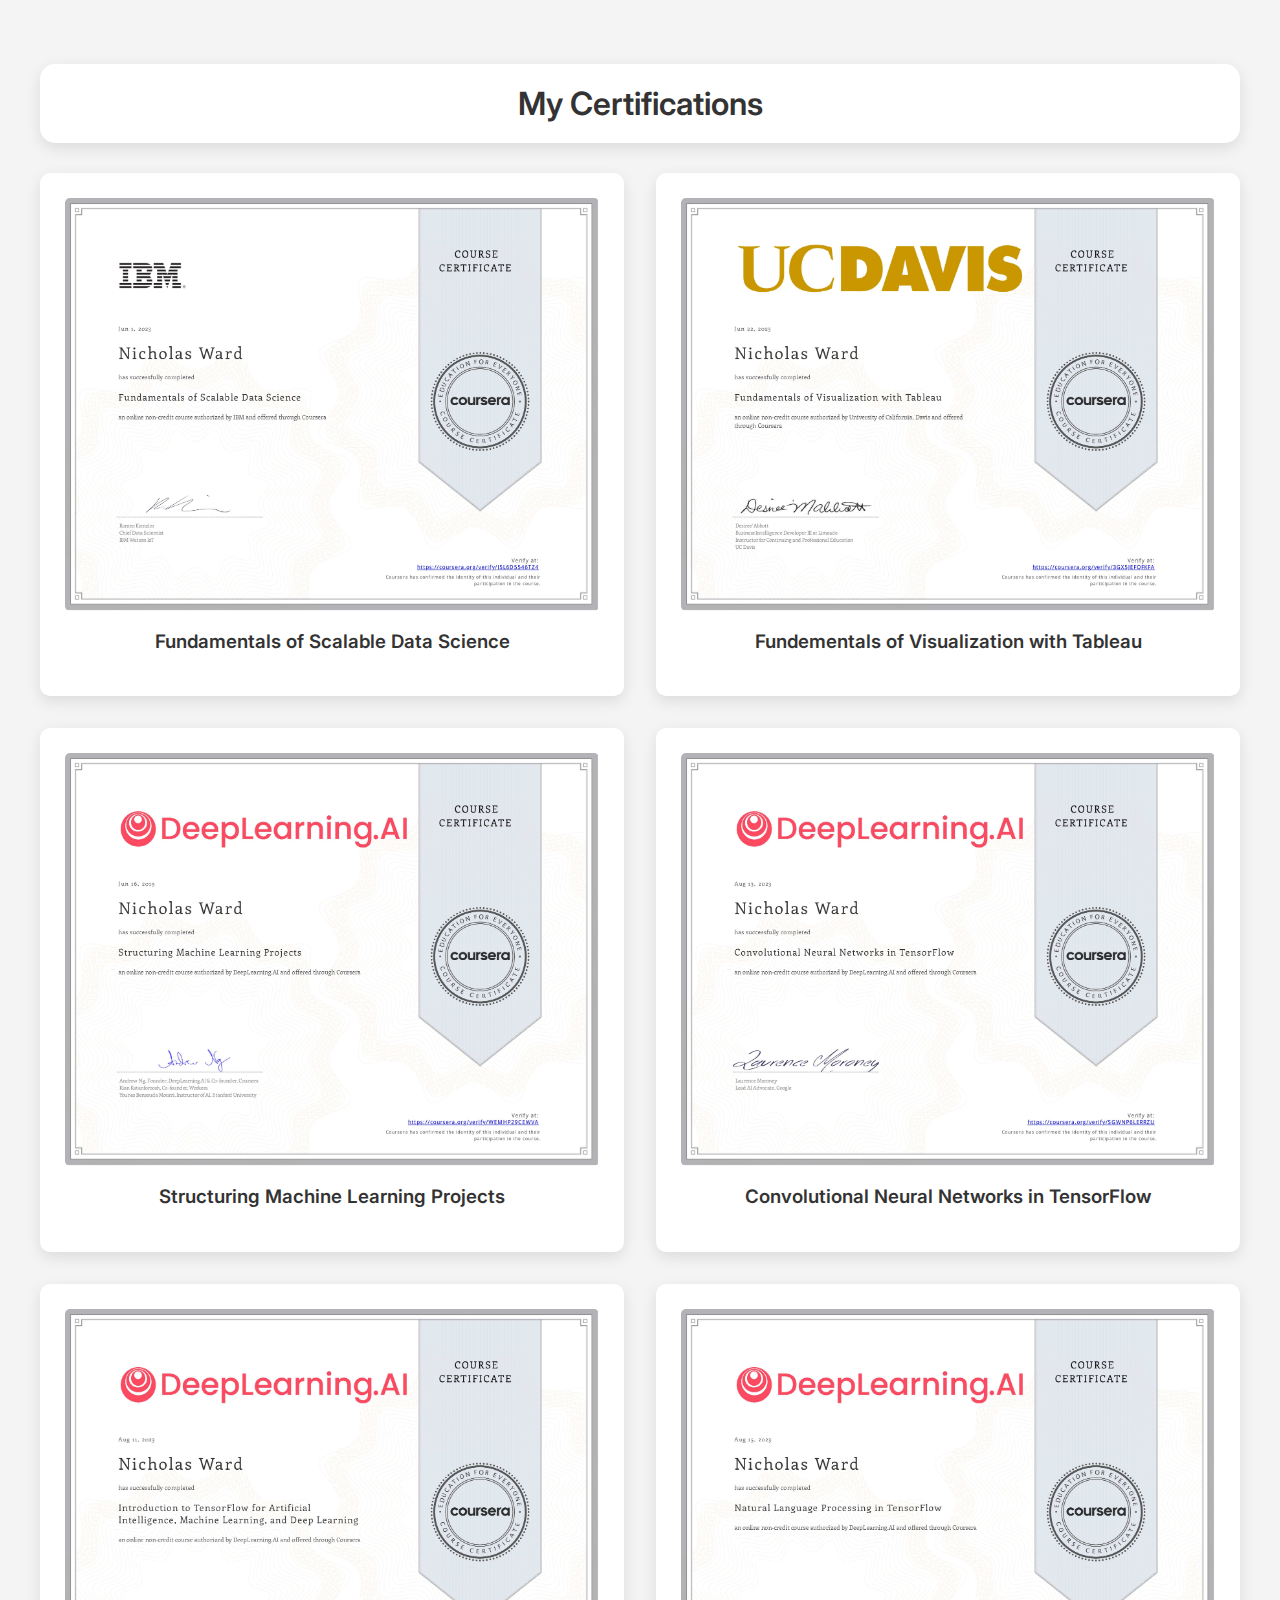
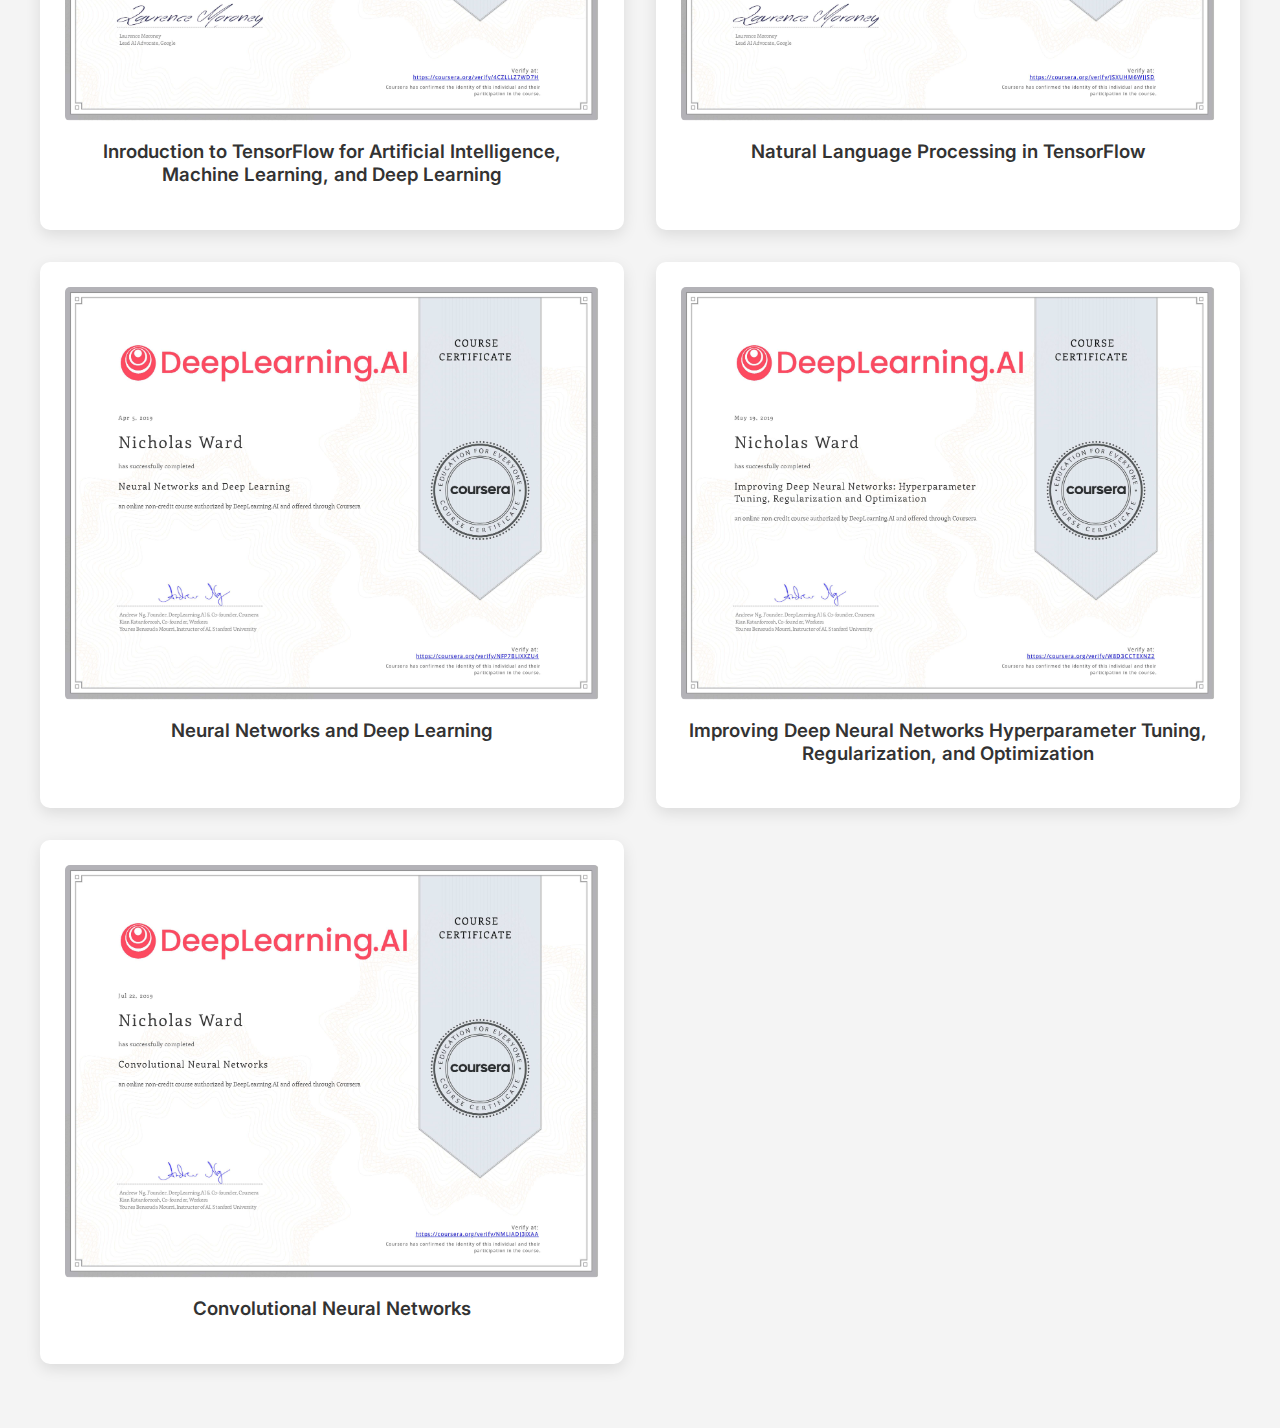
<file: certifications.html>
<!DOCTYPE html>
<html lang="en">
<head>
    <meta charset="UTF-8">
    <meta name="viewport" content="width=device-width, initial-scale=1.0">
    <title>Certifications</title>
    <link href="https://fonts.googleapis.com/css2?family=Inter:wght@300;400;600&display=swap" rel="stylesheet">
    <style>
        body {
            font-family: 'Inter', sans-serif;
            background-color: #f4f4f4;
            color: #333;
            margin: 0;
            padding: 0;
        }

        .container {
            max-width: 1200px;
            margin: 5% auto;
            padding: 0 15px;
        }

        h1 {
            font-weight: 600;
            text-align: center;
            margin-bottom: 30px;
            padding: 20px;
            background-color: #fff;
            border-radius: 15px;
            box-shadow: 0 5px 15px rgba(0, 0, 0, 0.1);
        }

        .certificates {
            display: grid;
            grid-template-columns: repeat(2, 1fr);
            gap: 2rem;
        }

        @keyframes fadeIn {
            from {
                opacity: 0;
                transform: translateY(20px);
            }
            to {
                opacity: 1;
                transform: translateY(0);
            }
        }

        .certificate {
            background-color: #fff;
            padding: 25px;
            border-radius: 10px;
            box-shadow: 0 5px 15px rgba(0, 0, 0, 0.1);
            transition: transform 0.3s;
            animation: fadeIn 0.7s ease-out forwards;
        }

        .certificate:hover {
            transform: translateY(-10px);
        }

        .certificate img {
            max-width: 100%;
            border-radius: 5px;
            transition: opacity 0.3s;
        }

        .certificate:hover img {
            opacity: 0.85;
        }

        .certificate-title {
            margin-top: 15px;
            font-weight: 600;
            text-align: center;
        }
    </style>
</head>
<body>
    <div class="container">
        <h1>My Certifications</h1>
        <div class="certificates">
            <!-- Certificate 1 -->

            <div class="certificate">
                <img src="./assets/certificates/scale_datascience.jpg" alt="Certificate 2">
                <h3 class="certificate-title">Fundamentals of Scalable Data Science</h3>
            </div>

            <div class="certificate">
                <img src="./assets/certificates/tableau.jpg" alt="Certificate 2">
                <h3 class="certificate-title">Fundementals of Visualization with Tableau</h3>
            </div>

            <div class="certificate">
                <img src="./assets/certificates/ml_proj.jpg" alt="Certificate 2">
                <h3 class="certificate-title">Structuring Machine Learning Projects</h3>
            </div>

            <div class="certificate">
                <img src="./assets/certificates/conv_tensorflow.jpg" alt="Certificate 1">
                <h3 class="certificate-title">Convolutional Neural Networks in TensorFlow</h3>
            </div>
            
            <!-- Certificate 2 -->
            <div class="certificate">
                <img src="./assets/certificates/intro_tensorflow.jpg" alt="Certificate 2">
                <h3 class="certificate-title">Inroduction to TensorFlow for Artificial Intelligence, Machine Learning, and Deep Learning</h3>
            </div>

            <div class="certificate">
                <img src="./assets/certificates/nlp_tensorflow.jpg" alt="Certificate 2">
                <h3 class="certificate-title">Natural Language Processing in TensorFlow</h3>
            </div>

             <div class="certificate">
                <img src="./assets/certificates/nns.jpg" alt="Certificate 2">
                <h3 class="certificate-title">Neural Networks and Deep Learning</h3>
            </div>


            <div class="certificate">
                <img src="./assets/certificates/hyperparams.jpg" alt="Certificate 2">
                <h3 class="certificate-title">Improving Deep Neural Networks Hyperparameter Tuning, Regularization, and Optimization</h3>
            </div>


            <div class="certificate">
                <img src="./assets/certificates/conv_nn.jpg" alt="Certificate 2">
                <h3 class="certificate-title">Convolutional Neural Networks</h3>
            </div>


           
            <!-- Add more certificates similarly -->

        </div>
    </div>
</body>
</html>
</file>
